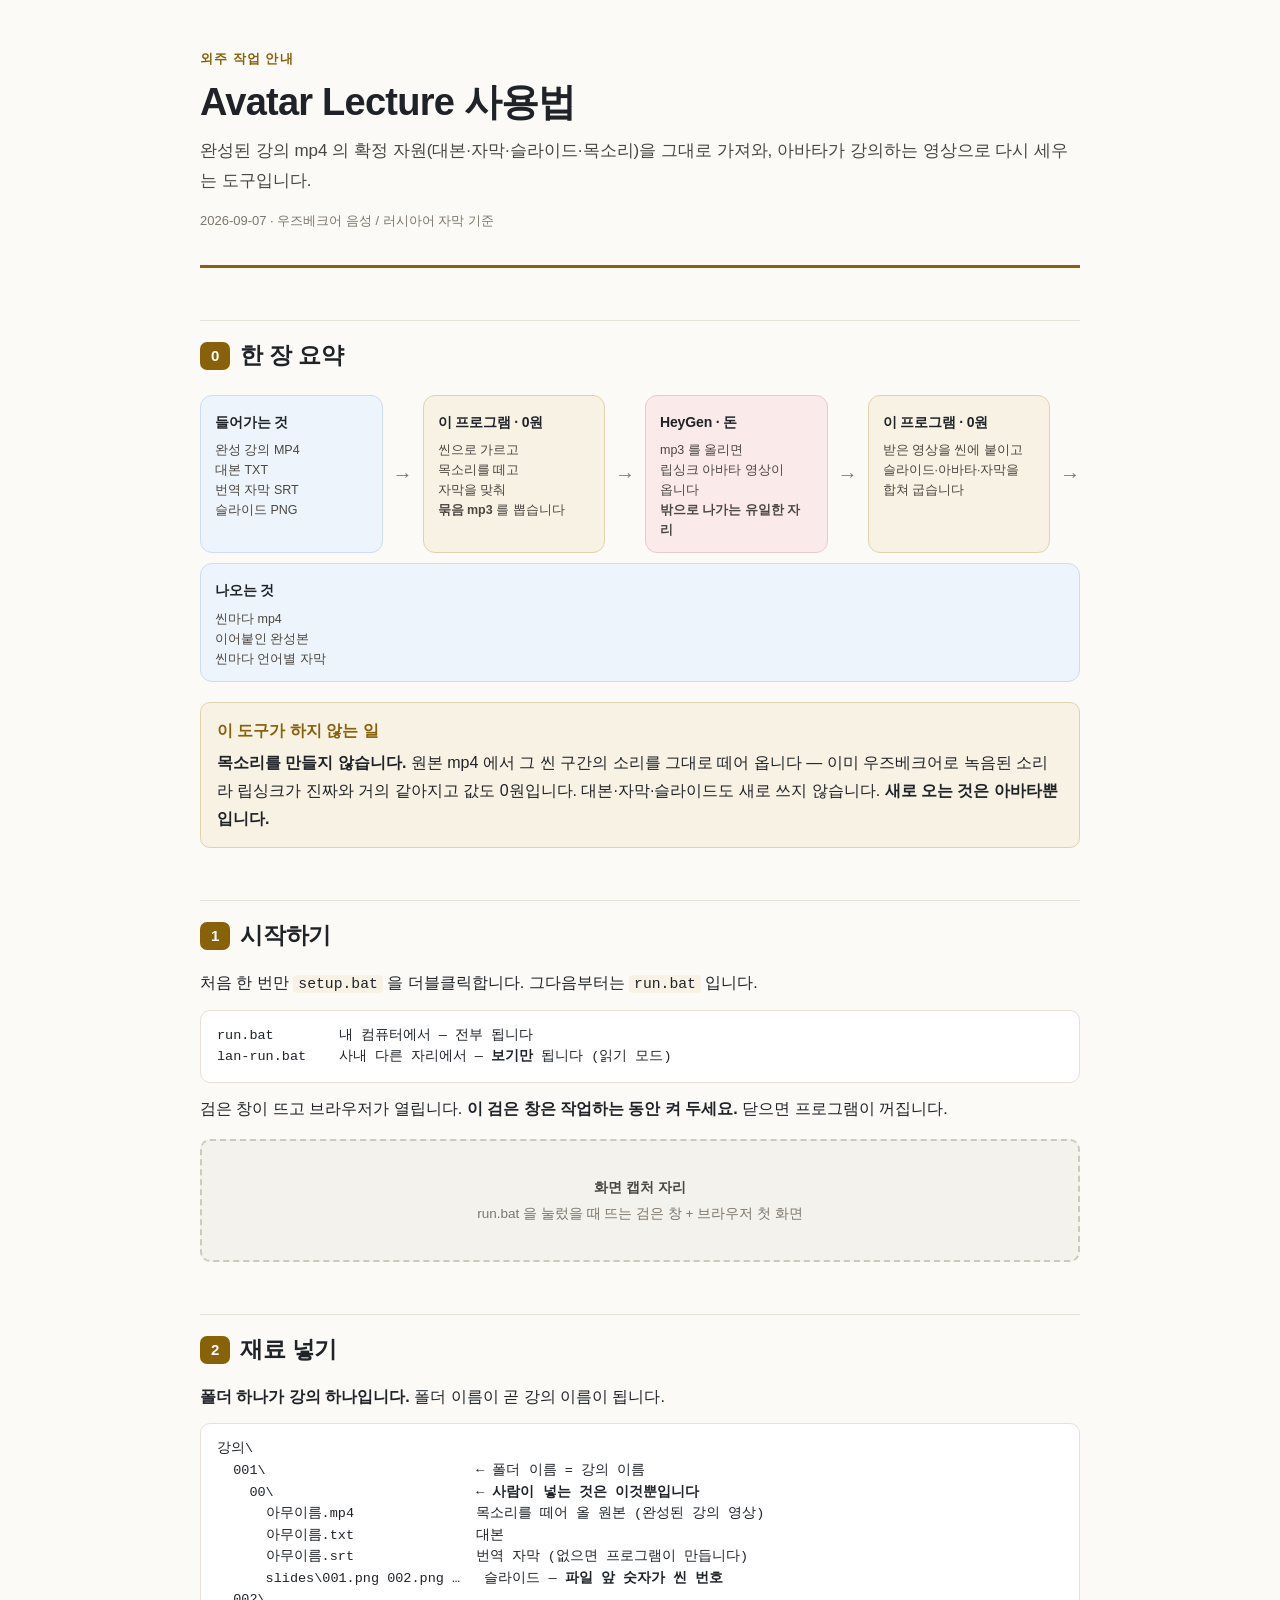
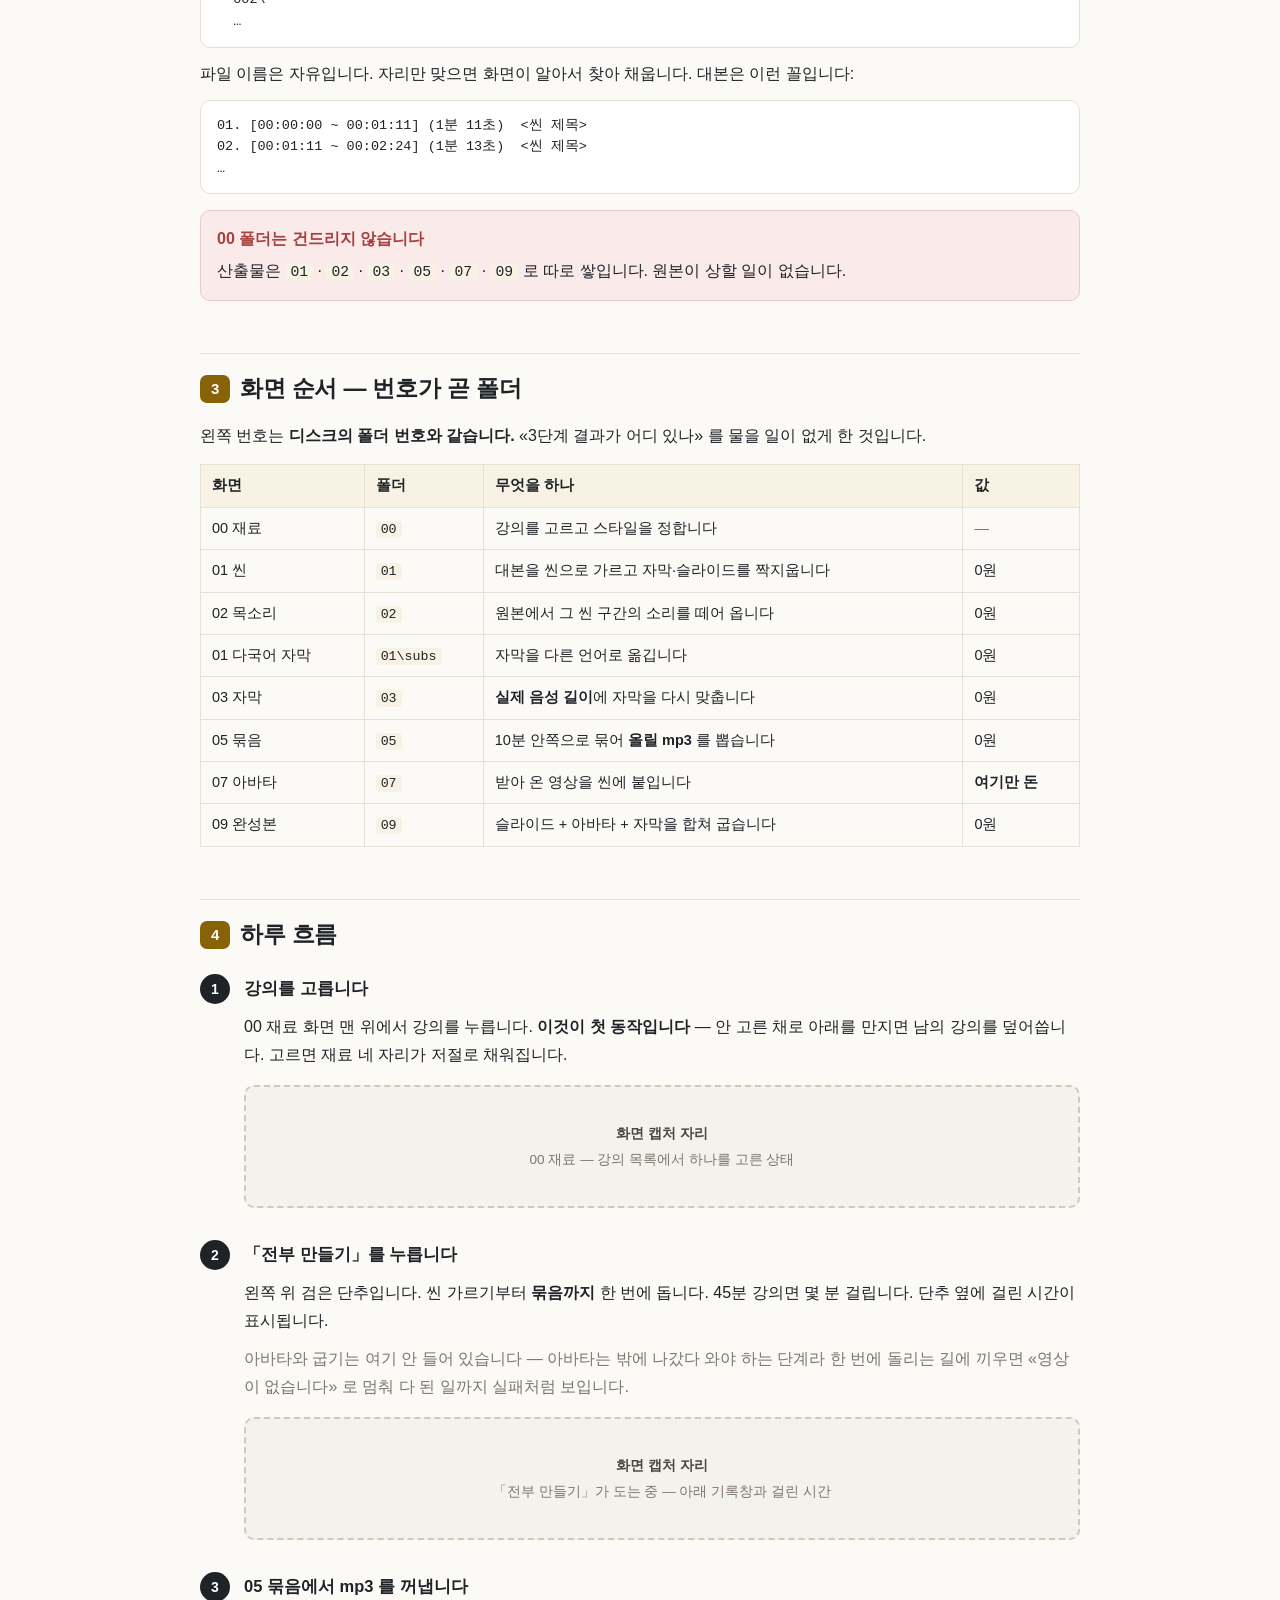
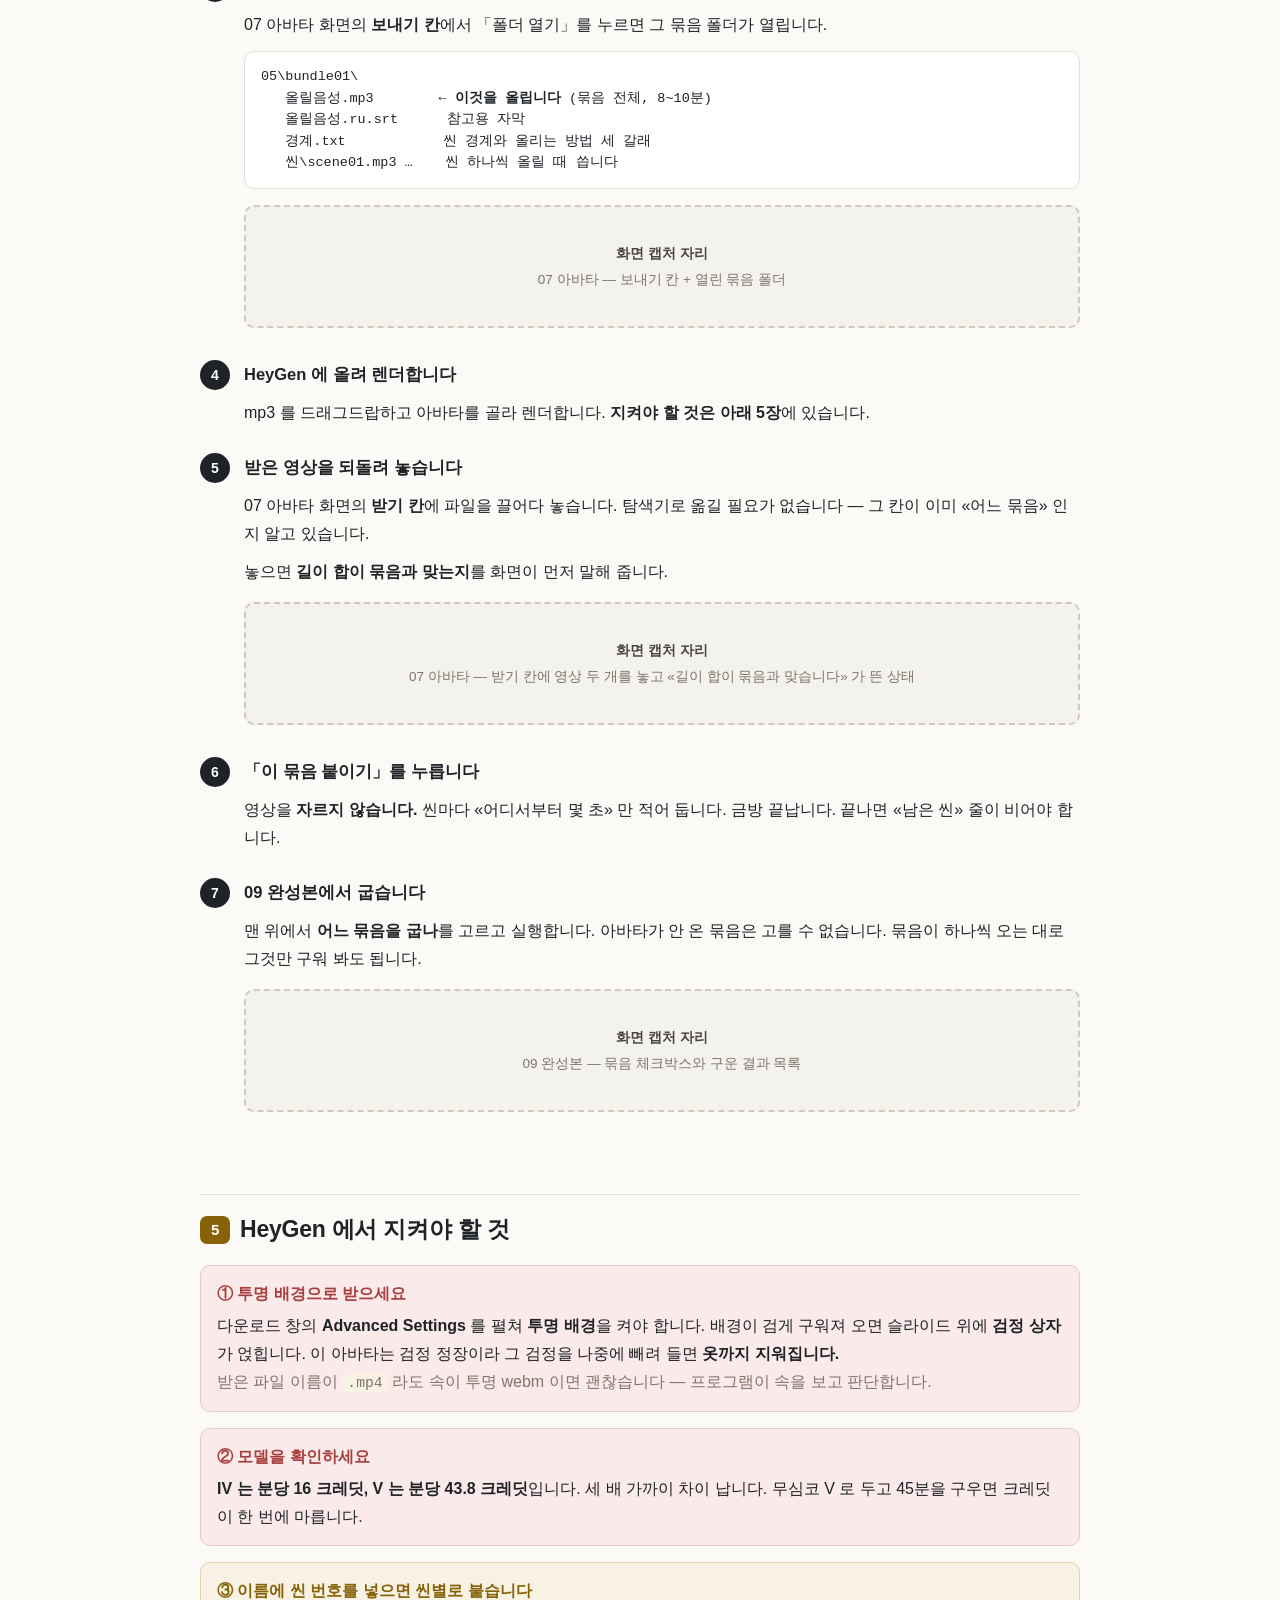
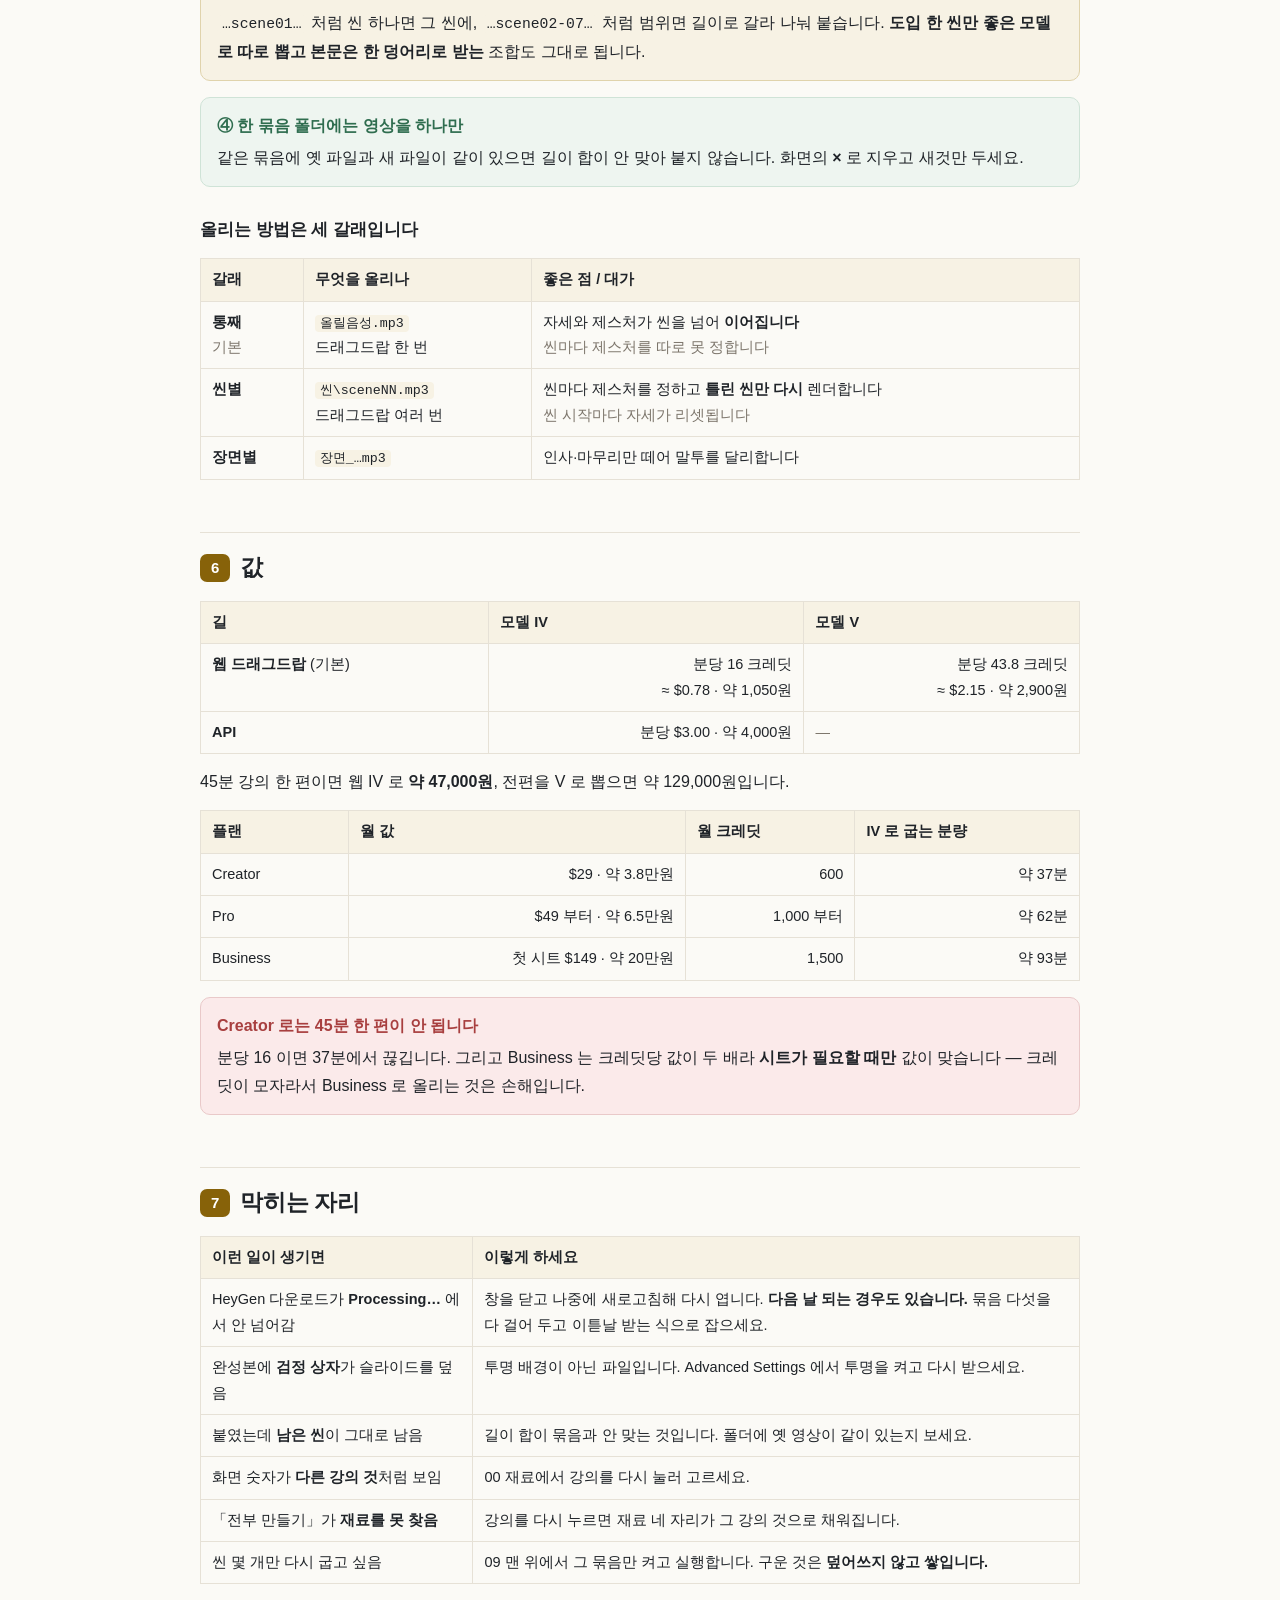
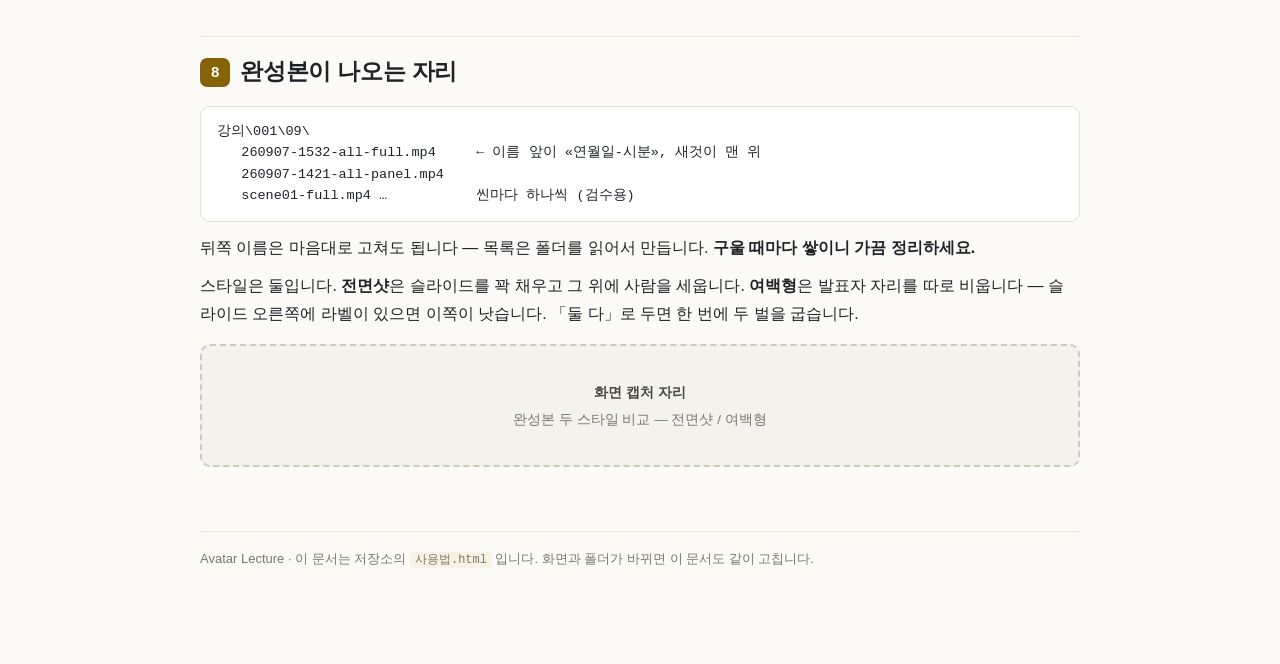
<file: 사용법.html>
<!doctype html>
<html lang="ko">
<head>
<meta charset="utf-8">
<meta name="viewport" content="width=device-width, initial-scale=1">
<title>Avatar Lecture 사용법</title>
<style>
  :root{
    --ink:#1f2328; --ink-2:#4a4640; --ink-3:#7d766c;
    --line:#e6e1d6; --paper:#fbfaf6; --card:#ffffff;
    --brand:#876209; --brand-wash:#f7f2e4;
    --ok:#2f6d4f; --ok-wash:#eef5f0;
    --err:#a83f3f; --err-wash:#fbeaea;
    --sky:#3f6ea8; --sky-wash:#eef4fb;
  }
  *{box-sizing:border-box}
  body{
    margin:0; padding:48px 28px 96px; background:var(--paper); color:var(--ink);
    font:16px/1.75 "Malgun Gothic","맑은 고딕",-apple-system,"Segoe UI",sans-serif;
    -webkit-font-smoothing:antialiased;
  }
  .wrap{max-width:880px; margin:0 auto}

  /* ── 표지 ── */
  .cover{border-bottom:3px solid var(--brand); padding-bottom:22px; margin-bottom:14px}
  .kicker{font-size:13px; font-weight:700; letter-spacing:.08em; color:var(--brand)}
  h1{margin:8px 0 10px; font-size:38px; line-height:1.25; letter-spacing:-.02em}
  .lead{margin:0; font-size:17px; color:var(--ink-2)}
  .meta{margin-top:14px; font-size:13px; color:var(--ink-3)}

  h2{
    margin:52px 0 14px; font-size:23px; letter-spacing:-.01em;
    padding-top:14px; border-top:1px solid var(--line);
  }
  h2 .no{
    display:inline-block; min-width:30px; margin-right:10px; padding:1px 8px;
    border-radius:7px; background:var(--brand); color:#fff;
    font-size:15px; font-weight:800; text-align:center; vertical-align:2px;
  }
  h3{margin:28px 0 8px; font-size:17px}
  p{margin:10px 0}
  b,strong{font-weight:700}
  code{
    font-family:Consolas,"D2Coding",ui-monospace,monospace; font-size:.92em;
    background:var(--brand-wash); padding:1px 5px; border-radius:4px;
  }
  pre{
    margin:12px 0; padding:14px 16px; border:1px solid var(--line); border-radius:10px;
    background:var(--card); overflow-x:auto;
    font-family:Consolas,"D2Coding",ui-monospace,monospace; font-size:13.5px; line-height:1.6;
  }
  ul,ol{margin:10px 0; padding-left:22px}
  li{margin:6px 0}

  /* ── 흐름 그림 ── */
  .flow{display:flex; align-items:stretch; gap:10px; flex-wrap:wrap; margin:20px 0}
  .step{
    flex:1 1 150px; min-width:150px; padding:14px 14px 12px; border-radius:12px;
    border:1px solid var(--line); background:var(--card);
  }
  .step.mine{background:var(--brand-wash); border-color:#e0d3ac}
  .step.paid{background:var(--err-wash); border-color:#e9c9c9}
  .step.edge{background:var(--sky-wash); border-color:#cddcef}
  .step h4{margin:0 0 6px; font-size:14px; letter-spacing:-.01em}
  .step p{margin:0; font-size:12.5px; line-height:1.6; color:var(--ink-2)}
  .arrow{align-self:center; color:var(--ink-3); font-size:20px}

  /* ── 상자들 ── */
  .box{
    margin:16px 0; padding:14px 16px; border-radius:10px;
    border:1px solid var(--line); background:var(--card);
  }
  .warn{background:var(--err-wash); border-color:#e9c9c9}
  .tip{background:var(--ok-wash); border-color:#cfe3d7}
  .note{background:var(--brand-wash); border-color:#e0d3ac}
  .box .t{display:block; font-weight:800; margin-bottom:4px}
  .warn .t{color:var(--err)}
  .tip .t{color:var(--ok)}
  .note .t{color:var(--brand)}

  /* ── 캡처 자리 ── */
  .shot{
    margin:16px 0; padding:34px 16px; text-align:center; border-radius:10px;
    border:2px dashed #cfc9bb; background:#f4f2ec; color:var(--ink-3); font-size:13.5px;
  }
  .shot b{display:block; color:var(--ink-2); font-size:14px; margin-bottom:3px}

  /* ── 표 ── */
  table{width:100%; border-collapse:collapse; margin:14px 0; font-size:14.5px}
  th,td{border:1px solid var(--line); padding:8px 11px; text-align:left; vertical-align:top}
  th{background:var(--brand-wash); font-weight:700}
  td.num{text-align:right; font-variant-numeric:tabular-nums; white-space:nowrap}
  .dim{color:var(--ink-3)}

  /* ── 순서 목록 ── */
  ol.big{counter-reset:s; list-style:none; padding-left:0; margin:18px 0}
  ol.big > li{
    counter-increment:s; position:relative; padding:2px 0 14px 44px; margin:0;
  }
  ol.big > li::before{
    content:counter(s); position:absolute; left:0; top:2px;
    width:30px; height:30px; border-radius:50%; background:var(--ink); color:#fff;
    font-weight:800; font-size:14px; display:flex; align-items:center; justify-content:center;
  }
  ol.big > li > b:first-child{display:block; font-size:16.5px; margin-bottom:2px}

  footer{margin-top:64px; padding-top:16px; border-top:1px solid var(--line);
    font-size:13px; color:var(--ink-3)}

  @media print{
    body{padding:0; background:#fff; font-size:11.5pt}
    h2{page-break-after:avoid} .shot,.box,table,pre{page-break-inside:avoid}
    .shot{padding:22px 12px}
  }
</style>
</head>
<body>
<div class="wrap">

<header class="cover">
  <div class="kicker">외주 작업 안내</div>
  <h1>Avatar Lecture 사용법</h1>
  <p class="lead">완성된 강의 mp4 의 확정 자원(대본·자막·슬라이드·목소리)을 그대로 가져와,
     아바타가 강의하는 영상으로 다시 세우는 도구입니다.</p>
  <p class="meta">2026-09-07 · 우즈베크어 음성 / 러시아어 자막 기준</p>
</header>

<h2><span class="no">0</span>한 장 요약</h2>

<div class="flow">
  <div class="step edge">
    <h4>들어가는 것</h4>
    <p>완성 강의 MP4<br>대본 TXT<br>번역 자막 SRT<br>슬라이드 PNG</p>
  </div>
  <div class="arrow">→</div>
  <div class="step mine">
    <h4>이 프로그램 · 0원</h4>
    <p>씬으로 가르고<br>목소리를 떼고<br>자막을 맞춰<br><b>묶음 mp3</b> 를 뽑습니다</p>
  </div>
  <div class="arrow">→</div>
  <div class="step paid">
    <h4>HeyGen · 돈</h4>
    <p>mp3 를 올리면<br>립싱크 아바타 영상이<br>옵니다<br><b>밖으로 나가는 유일한 자리</b></p>
  </div>
  <div class="arrow">→</div>
  <div class="step mine">
    <h4>이 프로그램 · 0원</h4>
    <p>받은 영상을 씬에 붙이고<br>슬라이드·아바타·자막을<br>합쳐 굽습니다</p>
  </div>
  <div class="arrow">→</div>
  <div class="step edge">
    <h4>나오는 것</h4>
    <p>씬마다 mp4<br>이어붙인 완성본<br>씬마다 언어별 자막</p>
  </div>
</div>

<div class="note box">
  <span class="t">이 도구가 하지 않는 일</span>
  <b>목소리를 만들지 않습니다.</b> 원본 mp4 에서 그 씬 구간의 소리를 그대로 떼어 옵니다 —
  이미 우즈베크어로 녹음된 소리라 립싱크가 진짜와 거의 같아지고 값도 0원입니다.
  대본·자막·슬라이드도 새로 쓰지 않습니다. <b>새로 오는 것은 아바타뿐입니다.</b>
</div>

<h2><span class="no">1</span>시작하기</h2>

<p>처음 한 번만 <code>setup.bat</code> 을 더블클릭합니다. 그다음부터는 <code>run.bat</code> 입니다.</p>

<pre>run.bat        내 컴퓨터에서 — 전부 됩니다
lan-run.bat    사내 다른 자리에서 — <b>보기만</b> 됩니다 (읽기 모드)</pre>

<p>검은 창이 뜨고 브라우저가 열립니다. <b>이 검은 창은 작업하는 동안 켜 두세요.</b>
   닫으면 프로그램이 꺼집니다.</p>

<div class="shot"><b>화면 캡처 자리</b>run.bat 을 눌렀을 때 뜨는 검은 창 + 브라우저 첫 화면</div>

<h2><span class="no">2</span>재료 넣기</h2>

<p><b>폴더 하나가 강의 하나입니다.</b> 폴더 이름이 곧 강의 이름이 됩니다.</p>

<pre>강의\
  001\                          ← 폴더 이름 = 강의 이름
    00\                         ← <b>사람이 넣는 것은 이것뿐입니다</b>
      아무이름.mp4               목소리를 떼어 올 원본 (완성된 강의 영상)
      아무이름.txt               대본
      아무이름.srt               번역 자막 (없으면 프로그램이 만듭니다)
      slides\001.png 002.png …   슬라이드 — <b>파일 앞 숫자가 씬 번호</b>
  002\
  …</pre>

<p>파일 이름은 자유입니다. 자리만 맞으면 화면이 알아서 찾아 채웁니다.
   대본은 이런 꼴입니다:</p>

<pre>01. [00:00:00 ~ 00:01:11] (1분 11초)  &lt;씬 제목&gt;
02. [00:01:11 ~ 00:02:24] (1분 13초)  &lt;씬 제목&gt;
…</pre>

<div class="warn box">
  <span class="t">00 폴더는 건드리지 않습니다</span>
  산출물은 <code>01</code> · <code>02</code> · <code>03</code> · <code>05</code> ·
  <code>07</code> · <code>09</code> 로 따로 쌓입니다. 원본이 상할 일이 없습니다.
</div>

<h2><span class="no">3</span>화면 순서 — 번호가 곧 폴더</h2>

<p>왼쪽 번호는 <b>디스크의 폴더 번호와 같습니다.</b> «3단계 결과가 어디 있나» 를 물을 일이 없게 한 것입니다.</p>

<table>
  <tr><th>화면</th><th>폴더</th><th>무엇을 하나</th><th>값</th></tr>
  <tr><td>00 재료</td><td><code>00</code></td><td>강의를 고르고 스타일을 정합니다</td><td class="dim">—</td></tr>
  <tr><td>01 씬</td><td><code>01</code></td><td>대본을 씬으로 가르고 자막·슬라이드를 짝지웁니다</td><td>0원</td></tr>
  <tr><td>02 목소리</td><td><code>02</code></td><td>원본에서 그 씬 구간의 소리를 떼어 옵니다</td><td>0원</td></tr>
  <tr><td>01 다국어 자막</td><td><code>01\subs</code></td><td>자막을 다른 언어로 옮깁니다</td><td>0원</td></tr>
  <tr><td>03 자막</td><td><code>03</code></td><td><b>실제 음성 길이</b>에 자막을 다시 맞춥니다</td><td>0원</td></tr>
  <tr><td>05 묶음</td><td><code>05</code></td><td>10분 안쪽으로 묶어 <b>올릴 mp3</b> 를 뽑습니다</td><td>0원</td></tr>
  <tr><td>07 아바타</td><td><code>07</code></td><td>받아 온 영상을 씬에 붙입니다</td><td><b>여기만 돈</b></td></tr>
  <tr><td>09 완성본</td><td><code>09</code></td><td>슬라이드 + 아바타 + 자막을 합쳐 굽습니다</td><td>0원</td></tr>
</table>

<h2><span class="no">4</span>하루 흐름</h2>

<ol class="big">
  <li><b>강의를 고릅니다</b>
    <p>00 재료 화면 맨 위에서 강의를 누릅니다. <b>이것이 첫 동작입니다</b> —
       안 고른 채로 아래를 만지면 남의 강의를 덮어씁니다. 고르면 재료 네 자리가 저절로 채워집니다.</p>
    <div class="shot"><b>화면 캡처 자리</b>00 재료 — 강의 목록에서 하나를 고른 상태</div>
  </li>

  <li><b>「전부 만들기」를 누릅니다</b>
    <p>왼쪽 위 검은 단추입니다. 씬 가르기부터 <b>묶음까지</b> 한 번에 돕니다.
       45분 강의면 몇 분 걸립니다. 단추 옆에 걸린 시간이 표시됩니다.</p>
    <p class="dim">아바타와 굽기는 여기 안 들어 있습니다 — 아바타는 밖에 나갔다 와야 하는 단계라
       한 번에 돌리는 길에 끼우면 «영상이 없습니다» 로 멈춰 다 된 일까지 실패처럼 보입니다.</p>
    <div class="shot"><b>화면 캡처 자리</b>「전부 만들기」가 도는 중 — 아래 기록창과 걸린 시간</div>
  </li>

  <li><b>05 묶음에서 mp3 를 꺼냅니다</b>
    <p>07 아바타 화면의 <b>보내기 칸</b>에서 「폴더 열기」를 누르면 그 묶음 폴더가 열립니다.</p>
    <pre>05\bundle01\
   올릴음성.mp3        ← <b>이것을 올립니다</b> (묶음 전체, 8~10분)
   올릴음성.ru.srt      참고용 자막
   경계.txt            씬 경계와 올리는 방법 세 갈래
   씬\scene01.mp3 …    씬 하나씩 올릴 때 씁니다</pre>
    <div class="shot"><b>화면 캡처 자리</b>07 아바타 — 보내기 칸 + 열린 묶음 폴더</div>
  </li>

  <li><b>HeyGen 에 올려 렌더합니다</b>
    <p>mp3 를 드래그드랍하고 아바타를 골라 렌더합니다. <b>지켜야 할 것은 아래 5장</b>에 있습니다.</p>
  </li>

  <li><b>받은 영상을 되돌려 놓습니다</b>
    <p>07 아바타 화면의 <b>받기 칸</b>에 파일을 끌어다 놓습니다. 탐색기로 옮길 필요가 없습니다 —
       그 칸이 이미 «어느 묶음» 인지 알고 있습니다.</p>
    <p>놓으면 <b>길이 합이 묶음과 맞는지</b>를 화면이 먼저 말해 줍니다.</p>
    <div class="shot"><b>화면 캡처 자리</b>07 아바타 — 받기 칸에 영상 두 개를 놓고 «길이 합이 묶음과 맞습니다» 가 뜬 상태</div>
  </li>

  <li><b>「이 묶음 붙이기」를 누릅니다</b>
    <p>영상을 <b>자르지 않습니다.</b> 씬마다 «어디서부터 몇 초» 만 적어 둡니다. 금방 끝납니다.
       끝나면 «남은 씬» 줄이 비어야 합니다.</p>
  </li>

  <li><b>09 완성본에서 굽습니다</b>
    <p>맨 위에서 <b>어느 묶음을 굽나</b>를 고르고 실행합니다. 아바타가 안 온 묶음은 고를 수 없습니다.
       묶음이 하나씩 오는 대로 그것만 구워 봐도 됩니다.</p>
    <div class="shot"><b>화면 캡처 자리</b>09 완성본 — 묶음 체크박스와 구운 결과 목록</div>
  </li>
</ol>

<h2><span class="no">5</span>HeyGen 에서 지켜야 할 것</h2>

<div class="warn box">
  <span class="t">① 투명 배경으로 받으세요</span>
  다운로드 창의 <b>Advanced Settings</b> 를 펼쳐 <b>투명 배경</b>을 켜야 합니다.
  배경이 검게 구워져 오면 슬라이드 위에 <b>검정 상자</b>가 얹힙니다.
  이 아바타는 검정 정장이라 그 검정을 나중에 빼려 들면 <b>옷까지 지워집니다.</b>
  <br><span class="dim">받은 파일 이름이 <code>.mp4</code> 라도 속이 투명 webm 이면 괜찮습니다 — 프로그램이 속을 보고 판단합니다.</span>
</div>

<div class="warn box">
  <span class="t">② 모델을 확인하세요</span>
  <b>IV 는 분당 16 크레딧, V 는 분당 43.8 크레딧</b>입니다. 세 배 가까이 차이 납니다.
  무심코 V 로 두고 45분을 구우면 크레딧이 한 번에 마릅니다.
</div>

<div class="note box">
  <span class="t">③ 이름에 씬 번호를 넣으면 씬별로 붙습니다</span>
  <code>…scene01…</code> 처럼 씬 하나면 그 씬에, <code>…scene02-07…</code> 처럼 범위면
  길이로 갈라 나눠 붙습니다. <b>도입 한 씬만 좋은 모델로 따로 뽑고 본문은 한 덩어리로 받는</b>
  조합도 그대로 됩니다.
</div>

<div class="tip box">
  <span class="t">④ 한 묶음 폴더에는 영상을 하나만</span>
  같은 묶음에 옛 파일과 새 파일이 같이 있으면 길이 합이 안 맞아 붙지 않습니다.
  화면의 <b>×</b> 로 지우고 새것만 두세요.
</div>

<h3>올리는 방법은 세 갈래입니다</h3>
<table>
  <tr><th>갈래</th><th>무엇을 올리나</th><th>좋은 점 / 대가</th></tr>
  <tr>
    <td><b>통째</b><br><span class="dim">기본</span></td>
    <td><code>올릴음성.mp3</code><br>드래그드랍 한 번</td>
    <td>자세와 제스처가 씬을 넘어 <b>이어집니다</b><br>
        <span class="dim">씬마다 제스처를 따로 못 정합니다</span></td>
  </tr>
  <tr>
    <td><b>씬별</b></td>
    <td><code>씬\sceneNN.mp3</code><br>드래그드랍 여러 번</td>
    <td>씬마다 제스처를 정하고 <b>틀린 씬만 다시</b> 렌더합니다<br>
        <span class="dim">씬 시작마다 자세가 리셋됩니다</span></td>
  </tr>
  <tr>
    <td><b>장면별</b></td>
    <td><code>장면_…mp3</code></td>
    <td>인사·마무리만 떼어 말투를 달리합니다</td>
  </tr>
</table>

<h2><span class="no">6</span>값</h2>

<table>
  <tr><th>길</th><th>모델 IV</th><th>모델 V</th></tr>
  <tr><td><b>웹 드래그드랍</b> (기본)</td>
      <td class="num">분당 16 크레딧<br>≈ $0.78 · 약 1,050원</td>
      <td class="num">분당 43.8 크레딧<br>≈ $2.15 · 약 2,900원</td></tr>
  <tr><td><b>API</b></td>
      <td class="num">분당 $3.00 · 약 4,000원</td>
      <td class="dim">—</td></tr>
</table>

<p>45분 강의 한 편이면 웹 IV 로 <b>약 47,000원</b>, 전편을 V 로 뽑으면 약 129,000원입니다.</p>

<table>
  <tr><th>플랜</th><th>월 값</th><th>월 크레딧</th><th>IV 로 굽는 분량</th></tr>
  <tr><td>Creator</td><td class="num">$29 · 약 3.8만원</td><td class="num">600</td><td class="num">약 37분</td></tr>
  <tr><td>Pro</td><td class="num">$49 부터 · 약 6.5만원</td><td class="num">1,000 부터</td><td class="num">약 62분</td></tr>
  <tr><td>Business</td><td class="num">첫 시트 $149 · 약 20만원</td><td class="num">1,500</td><td class="num">약 93분</td></tr>
</table>

<div class="warn box">
  <span class="t">Creator 로는 45분 한 편이 안 됩니다</span>
  분당 16 이면 37분에서 끊깁니다. 그리고 Business 는 크레딧당 값이 두 배라
  <b>시트가 필요할 때만</b> 값이 맞습니다 — 크레딧이 모자라서 Business 로 올리는 것은 손해입니다.
</div>

<h2><span class="no">7</span>막히는 자리</h2>

<table>
  <tr><th>이런 일이 생기면</th><th>이렇게 하세요</th></tr>
  <tr>
    <td>HeyGen 다운로드가 <b>Processing…</b> 에서 안 넘어감</td>
    <td>창을 닫고 나중에 새로고침해 다시 엽니다. <b>다음 날 되는 경우도 있습니다.</b>
        묶음 다섯을 다 걸어 두고 이튿날 받는 식으로 잡으세요.</td>
  </tr>
  <tr>
    <td>완성본에 <b>검정 상자</b>가 슬라이드를 덮음</td>
    <td>투명 배경이 아닌 파일입니다. Advanced Settings 에서 투명을 켜고 다시 받으세요.</td>
  </tr>
  <tr>
    <td>붙였는데 <b>남은 씬</b>이 그대로 남음</td>
    <td>길이 합이 묶음과 안 맞는 것입니다. 폴더에 옛 영상이 같이 있는지 보세요.</td>
  </tr>
  <tr>
    <td>화면 숫자가 <b>다른 강의 것</b>처럼 보임</td>
    <td>00 재료에서 강의를 다시 눌러 고르세요.</td>
  </tr>
  <tr>
    <td>「전부 만들기」가 <b>재료를 못 찾음</b></td>
    <td>강의를 다시 누르면 재료 네 자리가 그 강의 것으로 채워집니다.</td>
  </tr>
  <tr>
    <td>씬 몇 개만 다시 굽고 싶음</td>
    <td>09 맨 위에서 그 묶음만 켜고 실행합니다. 구운 것은 <b>덮어쓰지 않고 쌓입니다.</b></td>
  </tr>
</table>

<h2><span class="no">8</span>완성본이 나오는 자리</h2>

<pre>강의\001\09\
   260907-1532-all-full.mp4     ← 이름 앞이 «연월일-시분», 새것이 맨 위
   260907-1421-all-panel.mp4
   scene01-full.mp4 …           씬마다 하나씩 (검수용)</pre>

<p>뒤쪽 이름은 마음대로 고쳐도 됩니다 — 목록은 폴더를 읽어서 만듭니다.
   <b>구울 때마다 쌓이니 가끔 정리하세요.</b></p>

<p>스타일은 둘입니다.
   <b>전면샷</b>은 슬라이드를 꽉 채우고 그 위에 사람을 세웁니다.
   <b>여백형</b>은 발표자 자리를 따로 비웁니다 — 슬라이드 오른쪽에 라벨이 있으면 이쪽이 낫습니다.
   「둘 다」로 두면 한 번에 두 벌을 굽습니다.</p>

<div class="shot"><b>화면 캡처 자리</b>완성본 두 스타일 비교 — 전면샷 / 여백형</div>

<footer>
  Avatar Lecture · 이 문서는 저장소의 <code>사용법.html</code> 입니다.
  화면과 폴더가 바뀌면 이 문서도 같이 고칩니다.
</footer>

</div>
</body>
</html>
</file>
